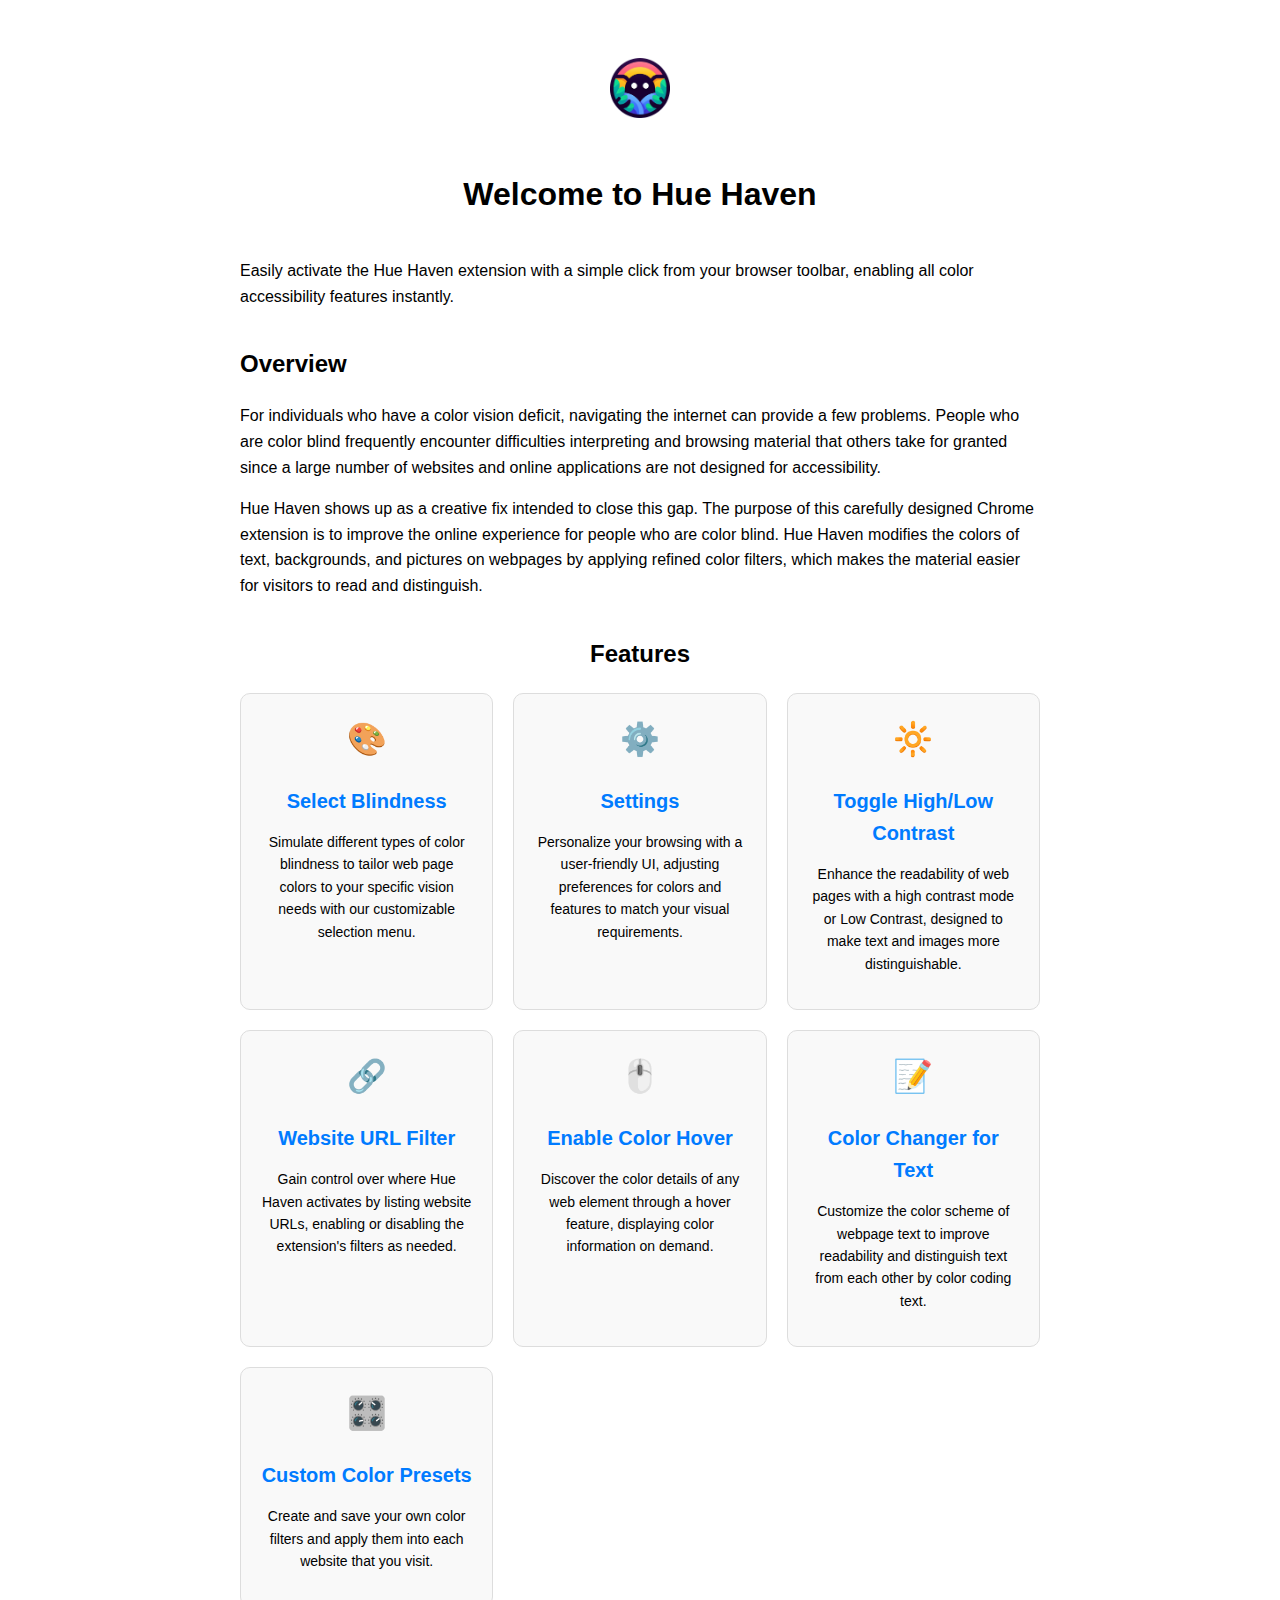
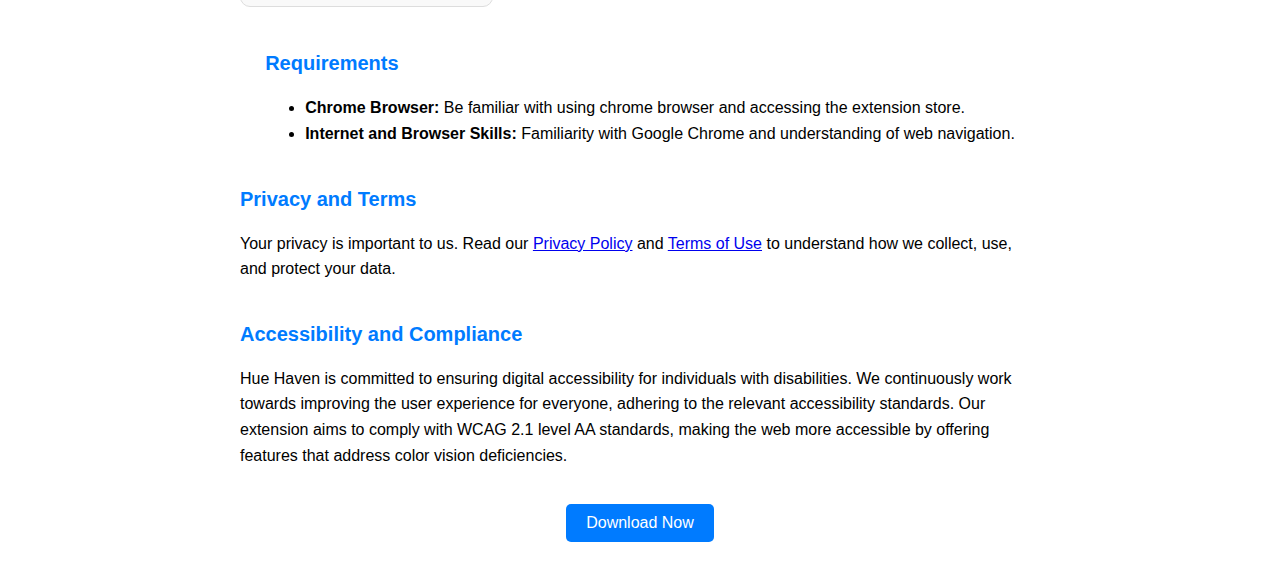
<file: index.html>
<!DOCTYPE html>
<html lang="en">
<head>
    <meta charset="UTF-8">
    <meta name="viewport" content="width=device-width, initial-scale=1.0">
    <title>Hue Haven</title>
    <style>
        body {
            font-family: Arial, sans-serif;
            line-height: 1.6;
        }

        .container {
            max-width: 800px;
            margin: auto;
            padding: 20px;
            display: flex;
            flex-direction: column;
            align-items: center;
        }

        .header-logo {
            height: 60px;
            width: auto;
            margin: 30px;
        }

        .features-list {
            display: grid;
            grid-template-columns: repeat(auto-fit, minmax(250px, 1fr));
            grid-gap: 20px;
            margin-bottom: 20px;
        }

        .feature-card {
            background: #f9f9f9;
            border: 1px solid #ddd;
            border-radius: 10px;
            padding: 20px;
            text-align: center;
            transition: transform 0.3s ease;
        }

        .feature-card:hover {
            transform: translateY(-5px);
            box-shadow: 0 5px 15px rgba(0,0,0,0.1);
        }

        .feature-icon {
            font-size: 2em;
            margin-bottom: 8px;
        }

        .feature-header {
            color: #007BFF;
            font-size: 20px;
            margin-bottom: 5px;
        }

        .feature-text {
            font-size: 14px;
        }

        button {
            background-color: #007BFF;
            color: white;
            padding: 10px 20px;
            border: none;
            border-radius: 5px;
            cursor: pointer;
            font-size: 16px;
            margin-top: 20px;
        }

        button:hover {
            background-color: #0056b3;
        }
    </style>
</head>
<body>
    <div class="container">
        <img src="images/HueHaven.png" alt="Hue Haven Logo" class="header-logo">
        <h1><strong>Welcome to Hue Haven</strong></h1>
        <p>Easily activate the Hue Haven extension with a simple click from your browser toolbar, enabling all color accessibility features instantly.</p>
        <div class="overview">
            <h2><strong>Overview</strong></h2>
            <p>For individuals who have a color vision deficit, navigating the internet can provide a few problems.
                People who are color blind frequently encounter difficulties interpreting and browsing material that
                others take for granted since a large number of websites and online applications are not designed for
                accessibility.</p>
            <p>Hue Haven shows up as a creative fix intended to close this gap. The purpose of this carefully designed
                Chrome extension is to improve the online experience
                for people who are color blind. Hue Haven modifies the colors of text, backgrounds, and pictures on
                webpages by applying refined color filters, which makes the material easier for visitors to read and
                distinguish.</p>
        </div>
        <!-- Features Section -->
        <h2><strong>Features</strong></h2>
        <div class="features-list">
            <!-- Feature 1 -->
            <div class="feature-card">
                <div class="feature-icon">🎨</div>
                <h3 class="feature-header">Select Blindness</h3>
                <p class="feature-text">Simulate different types of color blindness to tailor web page colors to your specific vision needs with our customizable selection menu.</p>
            </div>
            <!-- Feature 2 -->
            <div class="feature-card">
                <div class="feature-icon">⚙️</div>
                <h3 class="feature-header">Settings</h3>
                <p class="feature-text">Personalize your browsing with a user-friendly UI, adjusting preferences for colors and features to match your visual requirements.</p>
            </div>
            <!-- Feature 3 -->
            <div class="feature-card">
                <div class="feature-icon">🔆</div>
                <h3 class="feature-header">Toggle High/Low Contrast</h3>
                <p class="feature-text">Enhance the readability of web pages with a high contrast mode or Low Contrast, designed to make text and images more distinguishable.</p>
            </div>
            <!-- Feature 4 -->
            <div class="feature-card">
                <div class="feature-icon">🔗</div>
                <h3 class="feature-header">Website URL Filter</h3>
                <p class="feature-text">Gain control over where Hue Haven activates by listing website URLs, enabling or disabling the extension's filters as needed.</p>
            </div>
            <!-- Feature 5 -->
            <div class="feature-card">
                <div class="feature-icon">🖱️</div>
                <h3 class="feature-header">Enable Color Hover</h3>
                <p class="feature-text">Discover the color details of any web element through a hover feature, displaying color information on demand.</p>
            </div>
            <!-- Feature 6 -->
            <div class="feature-card">
                <div class="feature-icon">📝</div>
                <h3 class="feature-header">Color Changer for Text</h3>
                <p class="feature-text">Customize the color scheme of webpage text to improve readability and distinguish text from each other by color coding text.</p>
            </div>
            <!-- Feature 7 -->
            <div class="feature-card">
                <div class="feature-icon">🎛️</div>
                <h3 class="feature-header">Custom Color Presets</h3>
                <p class="feature-text">Create and save your own color filters and apply them into each website that you visit.</p>
            </div>
            
        </div>
                <!-- User and System Requirements -->
                <div class="feature"> <!-- Use the same feature class for consistency -->
                    <h3 class="feature-header">Requirements</h3>
                    <ul>
                        <li><strong>Chrome Browser:</strong> Be familiar with using chrome browser and accessing the extension store.</li>
                        <li><strong>Internet and Browser Skills:</strong> Familiarity with Google Chrome and understanding of
                            web navigation.</li>
                    </ul>
                </div>
                        <!-- Privacy Policy and Terms of Use Links -->
        <div class="feature">
            <h3 class="feature-header">Privacy and Terms</h3>
            <p>Your privacy is important to us. Read our <a href="privacy_policy_link_here">Privacy Policy</a> and <a href="terms_of_use_link_here">Terms of Use</a> to understand how we collect, use, and protect your data.</p>
        </div>
                <!-- Accessibility and Compliance Information -->
                <div class="feature">
                    <h3 class="feature-header">Accessibility and Compliance</h3>
                    <p>Hue Haven is committed to ensuring digital accessibility for individuals with disabilities. We continuously work towards improving the user experience for everyone, adhering to the relevant accessibility standards. Our extension aims to comply with WCAG 2.1 level AA standards, making the web more accessible by offering features that address color vision deficiencies.</p>
                </div>
        <!-- Call to Action (CTA) -->
        <button onclick="window.location.href='https://chromewebstore.google.com/category/extensions';">Download Now</button>
    </div>
</body>
</html>
</file>
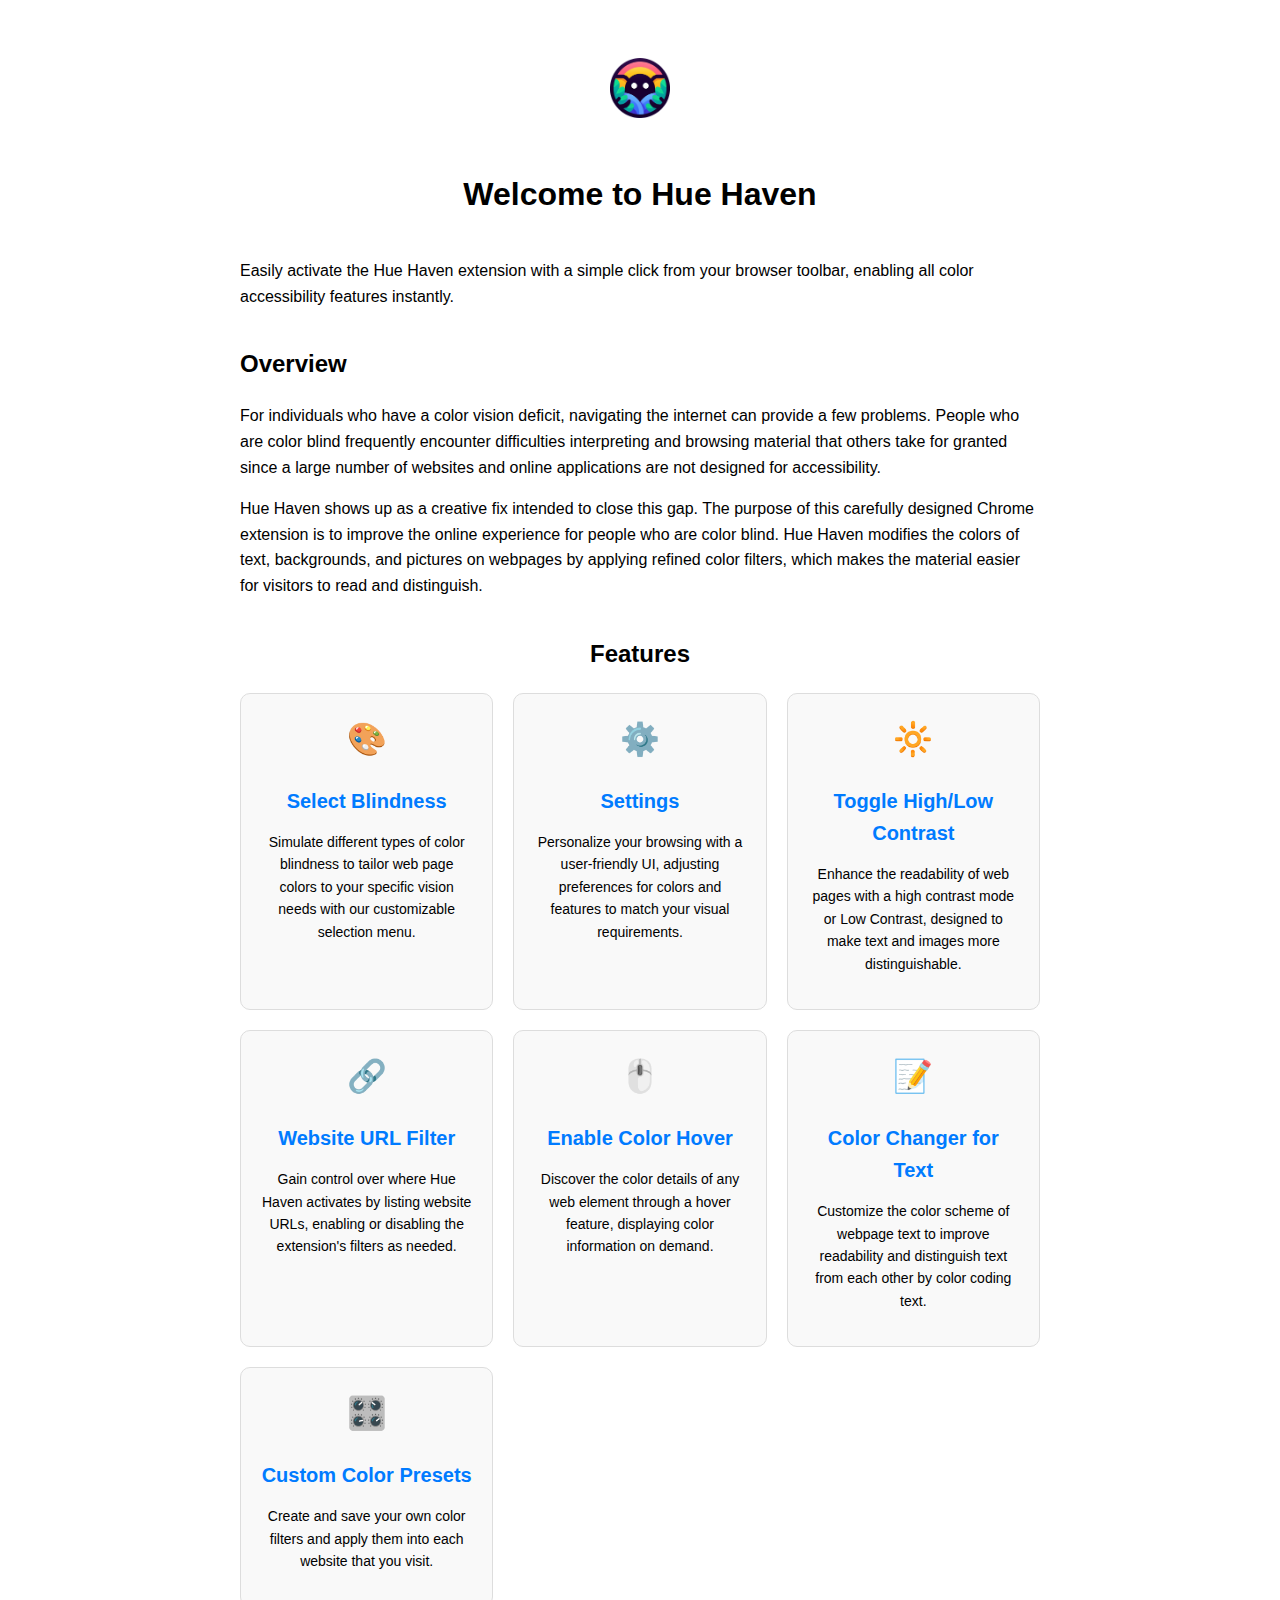
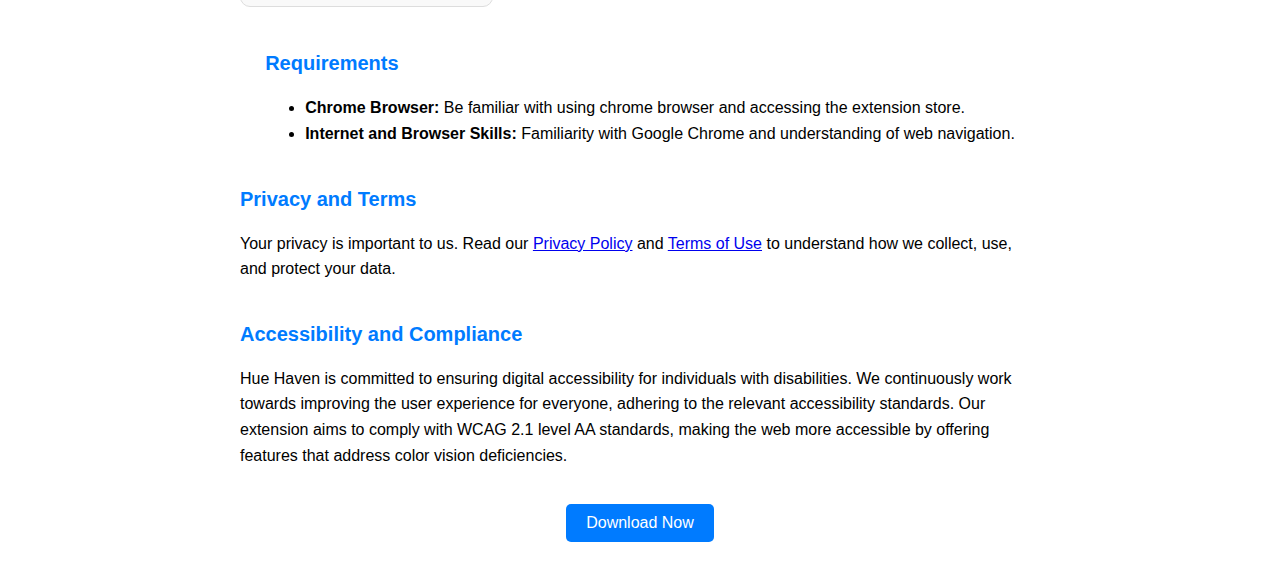
<file: home.html>
<!DOCTYPE html>
<html lang="en">
<head>
    <meta charset="UTF-8">
    <meta name="viewport" content="width=device-width, initial-scale=1.0">
    <title>Hue Haven</title>
    <style>
        body {
            font-family: Arial, sans-serif;
            line-height: 1.6;
        }

        .container {
            max-width: 800px;
            margin: auto;
            padding: 20px;
            display: flex;
            flex-direction: column;
            align-items: center;
        }

        .header-logo {
            height: 60px;
            width: auto;
            margin: 30px;
        }

        .features-list {
            display: grid;
            grid-template-columns: repeat(auto-fit, minmax(250px, 1fr));
            grid-gap: 20px;
            margin-bottom: 20px;
        }

        .feature-card {
            background: #f9f9f9;
            border: 1px solid #ddd;
            border-radius: 10px;
            padding: 20px;
            text-align: center;
            transition: transform 0.3s ease;
        }

        .feature-card:hover {
            transform: translateY(-5px);
            box-shadow: 0 5px 15px rgba(0,0,0,0.1);
        }

        .feature-icon {
            font-size: 2em;
            margin-bottom: 8px;
        }

        .feature-header {
            color: #007BFF;
            font-size: 20px;
            margin-bottom: 5px;
        }

        .feature-text {
            font-size: 14px;
        }

        button {
            background-color: #007BFF;
            color: white;
            padding: 10px 20px;
            border: none;
            border-radius: 5px;
            cursor: pointer;
            font-size: 16px;
            margin-top: 20px;
        }

        button:hover {
            background-color: #0056b3;
        }
    </style>
</head>
<body>
    <div class="container">
        <img src="images/HueHaven.png" alt="Hue Haven Logo" class="header-logo">
        <h1><strong>Welcome to Hue Haven</strong></h1>
        <p>Easily activate the Hue Haven extension with a simple click from your browser toolbar, enabling all color accessibility features instantly.</p>
        <div class="overview">
            <h2><strong>Overview</strong></h2>
            <p>For individuals who have a color vision deficit, navigating the internet can provide a few problems.
                People who are color blind frequently encounter difficulties interpreting and browsing material that
                others take for granted since a large number of websites and online applications are not designed for
                accessibility.</p>
            <p>Hue Haven shows up as a creative fix intended to close this gap. The purpose of this carefully designed
                Chrome extension is to improve the online experience
                for people who are color blind. Hue Haven modifies the colors of text, backgrounds, and pictures on
                webpages by applying refined color filters, which makes the material easier for visitors to read and
                distinguish.</p>
        </div>
        <!-- Features Section -->
        <h2><strong>Features</strong></h2>
        <div class="features-list">
            <!-- Feature 1 -->
            <div class="feature-card">
                <div class="feature-icon">🎨</div>
                <h3 class="feature-header">Select Blindness</h3>
                <p class="feature-text">Simulate different types of color blindness to tailor web page colors to your specific vision needs with our customizable selection menu.</p>
            </div>
            <!-- Feature 2 -->
            <div class="feature-card">
                <div class="feature-icon">⚙️</div>
                <h3 class="feature-header">Settings</h3>
                <p class="feature-text">Personalize your browsing with a user-friendly UI, adjusting preferences for colors and features to match your visual requirements.</p>
            </div>
            <!-- Feature 3 -->
            <div class="feature-card">
                <div class="feature-icon">🔆</div>
                <h3 class="feature-header">Toggle High/Low Contrast</h3>
                <p class="feature-text">Enhance the readability of web pages with a high contrast mode or Low Contrast, designed to make text and images more distinguishable.</p>
            </div>
            <!-- Feature 4 -->
            <div class="feature-card">
                <div class="feature-icon">🔗</div>
                <h3 class="feature-header">Website URL Filter</h3>
                <p class="feature-text">Gain control over where Hue Haven activates by listing website URLs, enabling or disabling the extension's filters as needed.</p>
            </div>
            <!-- Feature 5 -->
            <div class="feature-card">
                <div class="feature-icon">🖱️</div>
                <h3 class="feature-header">Enable Color Hover</h3>
                <p class="feature-text">Discover the color details of any web element through a hover feature, displaying color information on demand.</p>
            </div>
            <!-- Feature 6 -->
            <div class="feature-card">
                <div class="feature-icon">📝</div>
                <h3 class="feature-header">Color Changer for Text</h3>
                <p class="feature-text">Customize the color scheme of webpage text to improve readability and distinguish text from each other by color coding text.</p>
            </div>
            <!-- Feature 7 -->
            <div class="feature-card">
                <div class="feature-icon">🎛️</div>
                <h3 class="feature-header">Custom Color Presets</h3>
                <p class="feature-text">Create and save your own color filters and apply them into each website that you visit.</p>
            </div>
            
        </div>
                <!-- User and System Requirements -->
                <div class="feature"> <!-- Use the same feature class for consistency -->
                    <h3 class="feature-header">Requirements</h3>
                    <ul>
                        <li><strong>Chrome Browser:</strong> Be familiar with using chrome browser and accessing the extension store.</li>
                        <li><strong>Internet and Browser Skills:</strong> Familiarity with Google Chrome and understanding of
                            web navigation.</li>
                    </ul>
                </div>
                        <!-- Privacy Policy and Terms of Use Links -->
        <div class="feature">
            <h3 class="feature-header">Privacy and Terms</h3>
            <p>Your privacy is important to us. Read our <a href="privacy_policy_link_here">Privacy Policy</a> and <a href="terms_of_use_link_here">Terms of Use</a> to understand how we collect, use, and protect your data.</p>
        </div>
                <!-- Accessibility and Compliance Information -->
                <div class="feature">
                    <h3 class="feature-header">Accessibility and Compliance</h3>
                    <p>Hue Haven is committed to ensuring digital accessibility for individuals with disabilities. We continuously work towards improving the user experience for everyone, adhering to the relevant accessibility standards. Our extension aims to comply with WCAG 2.1 level AA standards, making the web more accessible by offering features that address color vision deficiencies.</p>
                </div>
        <!-- Call to Action (CTA) -->
        <button onclick="window.location.href='https://chromewebstore.google.com/category/extensions';">Download Now</button>
    </div>
</body>
</html>
</file>
